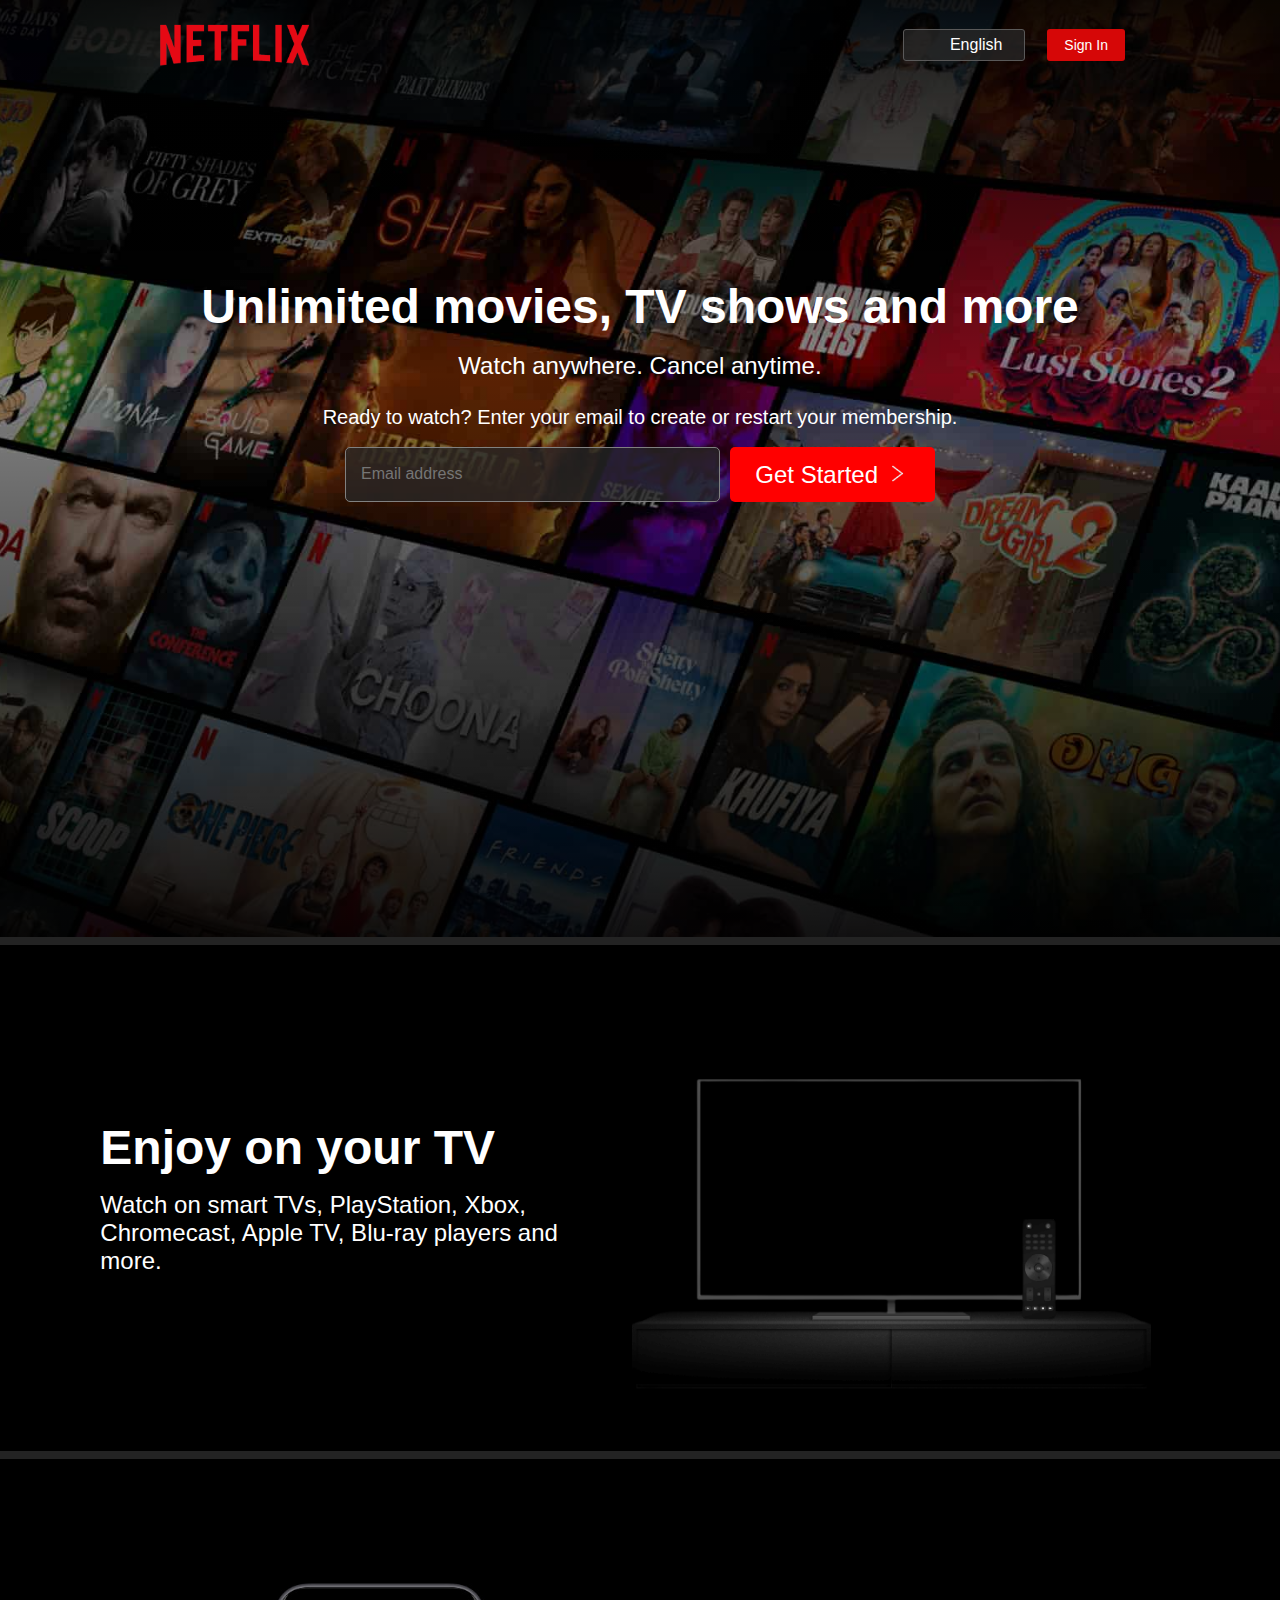
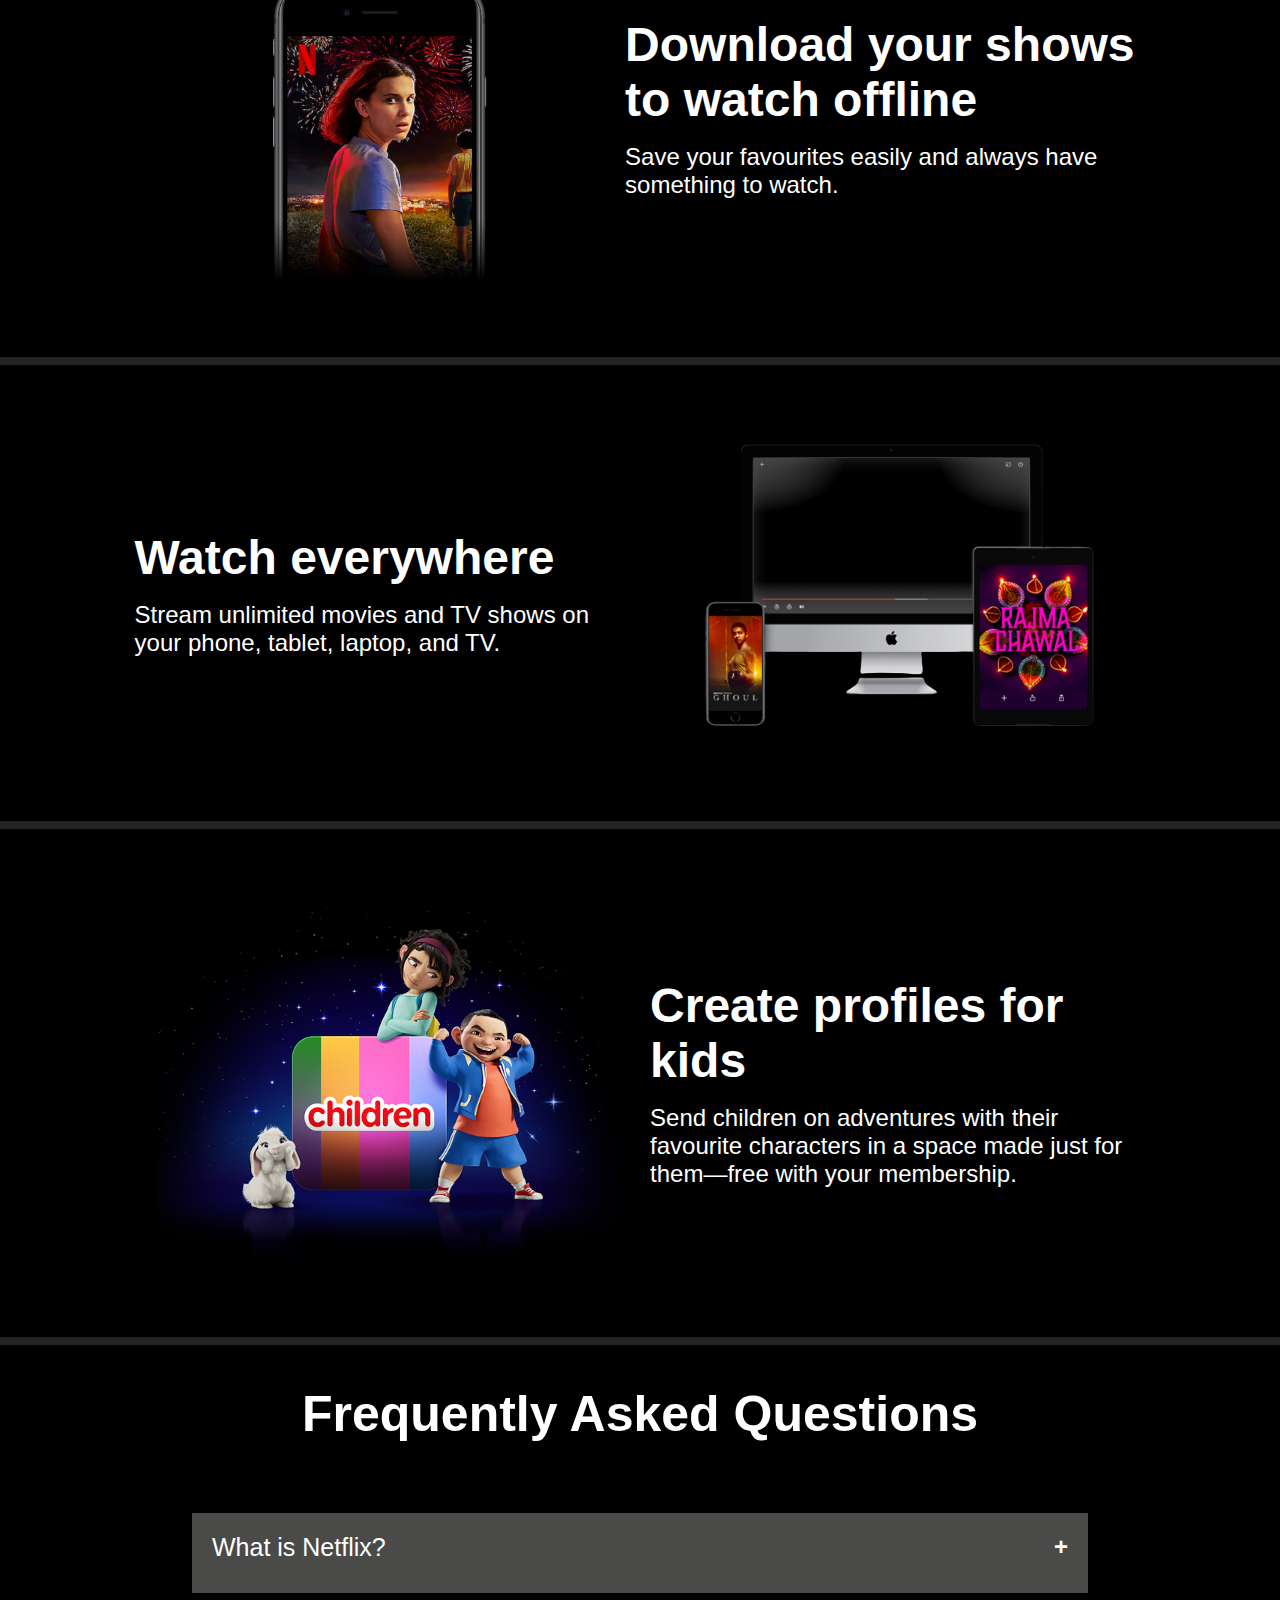
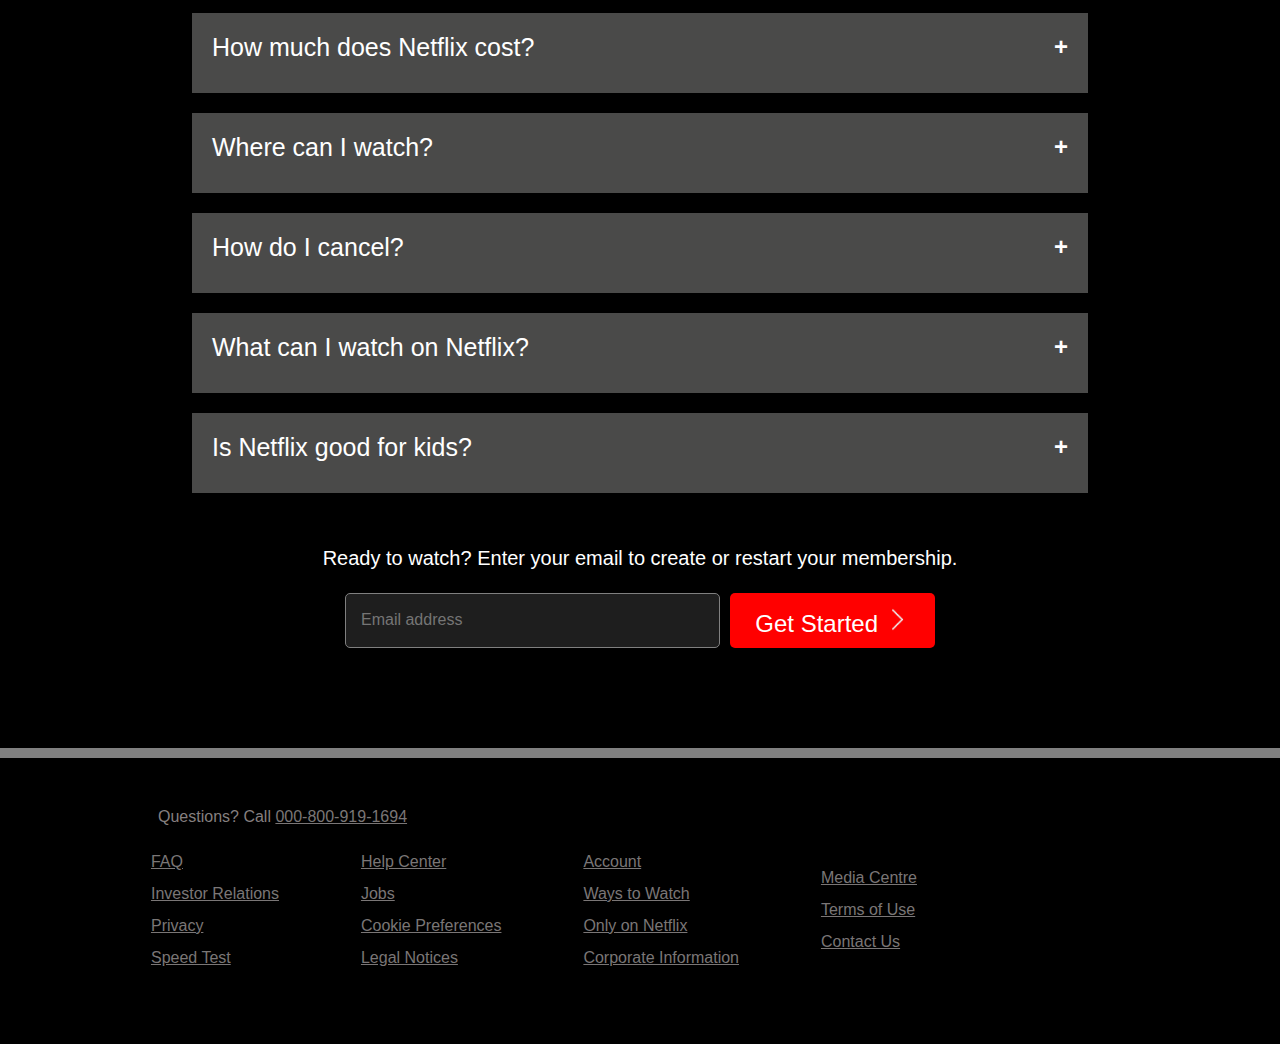
<file: index.html>
<!DOCTYPE html>
<html lang="en">

<head>
    <meta charset="UTF-8">
    <meta name="viewport" content="width=, initial-scale=1.0">
    <title>Netflix India - Watch TV Show Online, Watch Movies Online</title>
    <link rel="stylesheet" href="style.css">
</head>

<body>

    <div class="container">
        <div class="navbar">
            <img src="./images/Logonetflix-removebg-preview.png" alt="">
            <span>

                <!-- <select name="" id="">

                    <option value="">English</option>
                    <option value="">Hindi</option>
                </select> -->
                <button class="eng"> <i class="fa-solid fa-language"></i> English</button>
                <button class="btn">Sign In</button>
            </span>
        </div>

        <div class="text-part">
            <h1>Unlimited movies, TV shows and more</h1>
            <h4>Watch anywhere. Cancel anytime.</h4>
            <p>Ready to watch? Enter your email to create or restart your membership.</p>
            <span>
                <input type="text" placeholder="Email address">
                <button>Get Started <img src="./arro_icon-removebg-preview.png" alt=""> </button>
            </span>
        </div>
    </div>

    <div class="tv-section">
        <div class="text-section">
            <h1>Enjoy on your TV</h1>
            <h5 class="harish">Watch on smart TVs, PlayStation, Xbox, <br> Chromecast, Apple TV, Blu-ray players and <br> more.</h5>
            <h5 class="harsh">Watch on smart TVs, PlayStation, Xbox, Chromecast, Apple TV, Blu-ray players and more.</h5>

            </div>

        <div class="img-section">
            <img src="./images/tv-removebg-preview.png" alt="">
        </div>


    </div>


    <div class="mobile-section">

        <div class="mobile-img">
            <img src="./images/mobile-0819.jpg" alt="">
        </div>


        <div class="mobile-text">
            <h1 class="tomar">Download your shows <br> to watch offline</h1>
            <h1 class="tomar-shab">Download your shows to watch offline</h1>

            <h5 class="harish">Save your favourites easily and always have <br> something to watch.</h5>
            <h5 class="harsh">Save your favourites easily and always have something to watch.</h5>

        </div>

        


    </div>

    <div class="desktop-section">
        <div class="desktop-text">
            <h1>Watch everywhere</h1>
            <h5 class="harish">Stream unlimited movies and TV shows on <br> your phone, tablet, laptop, and TV.</h5>
            <h5 class="harsh">Stream unlimited movies and TV shows on your phone, tablet, laptop, and TV.</h5>

        </div>

        <div class="desktop-img">
            <img src="./images/device-pile-in-removebg-preview.png" alt="">
        </div>


    </div>


    <div class="child-section">

        <div class="child-img">
            <img src="./images/AAAABVr8nYuAg0xDpXDv0VI9HUoH7r2aGp4TKRCsKNQrMwxzTtr-NlwOHeS8bCI2oeZddmu3nMYr3j9MjYhHyjBASb1FaOGYZNYvPBCL.png" alt="">
        </div>


        <div class="child-text">
            <h1 class="tomar">Create profiles for <br>kids</h1>
            <h1 class="tomar-shab">Create profiles for kids</h1>

            <h5 class="harish">Send children on adventures with their <br> favourite characters in a space made just for <br> them—free with your membership.</h5>
            <h5 class="harsh">Send children on adventures with their favourite characters in a space made just for them—free with your membership.</h5>

        </div>

    </div>


    <div class="faq-section">
        <h1>Frequently Asked Questions</h1>
<div class="faq-part">
        <div class="box">
            <span>
               <div> What is Netflix?</div>
                <h2>+</h2>
            </span>
        </div>

        <div class="box">
            <span>
                <div>How much does Netflix cost?</div>
                <h2>+</h2>
            </span>
        </div>
        <div class="box">
            <span>
                <div>Where can I watch?</div>
                <h2>+</h2>
            </span>
        </div>
        <div class="box">
            <span>
                <div>How do I cancel?</div>
                <h2>+</h2>
            </span>
        </div>
        <div class="box">
            <span>
                <div>What can I watch on Netflix?</div>
                <h2>+</h2>
            </span>
        </div>
        <div class="box">
            <span>
                <div>Is Netflix good for kids?</div>
                <h2>+</h2>
            </span>
        </div>


            <p>Ready to watch? Enter your email to create or restart your membership.</p>
            <span class="faq-btn">
                <input type="text" placeholder="Email address">
                <button>Get Started <img src="./arro_icon-removebg-preview.png" alt=""> </button>
            </span>
        

    </div>

    </div>

    <footer>
        <span>Questions? Call <a href=""> 000-800-919-1694</a></span>

        <div class="list">
            <ul>
                <li><a href=""> FAQ</a></li>
                <li><a href="">Investor Relations </a></li>
                <li><a href="">Privacy</a></li>
                <li><a href="">Speed Test </a></li>   
            </ul>

            <ul>
                <li><a href=""> Help Center </a></li>
                <li><a href=""> Jobs</a></li>
                <li><a href=""> Cookie Preferences</a></li>
                <li><a href="">Legal Notices </a></li>   
            </ul>

            <ul>
                <li><a href="">Account </a></li>
                <li><a href=""> Ways to Watch</a></li>
                <li><a href="">Only on Netflix </a></li>
                <li><a href="">Corporate Information </a></li>   
            </ul>

            <ul>
                <li><a href="">Media Centre </a></li>
                <li><a href="">Terms of Use </a></li>
                <li><a href="">Contact Us </a></li>   
            </ul>
        </div>
    </footer>


</body>

</html>
</file>
<file: style.css>
/* @import url('https://fonts.googleapis.com/css2?family=Lato&family=Mochiy+Pop+P+One&family=Open+Sans&family=Poppins&family=Tilt+Neon&display=swap'); */

*{
    margin: 0px;
    padding: 0px;
    box-sizing: border-box;
    /* font-family: 'Poppins', sans-serif; */
    font-family: "Helvetica Neue", "Segoe UI", Roboto, Ubuntu, sans-serif;
}

.container{
    width: 100%;
    height: 105vh;
    background-image:   linear-gradient(to top, rgba(0, 0, 0, 0.9) 0,
    rgba(0, 0, 0, 0.3) 60%, rgba(0, 0, 0, 0.9) 100%), url('./images/IN-en-20231023-popsignuptwoweeks-perspective_alpha_website_small\ \(2\).jpg');
  
    background-size: cover;
    background-position: center;
    border-bottom: 8px solid rgb(35,35,35);
}

.navbar{
    width: 100%;
    height: 70px;
    display: flex;
    align-items: center;
    justify-content: space-between;
    padding-inline:9.68em;
    padding-top: 19px;
    
}

.navbar img{
    width: 159px;
}
 .eng{
    width: 122px;
    height: 32px;
    margin-right: 18px;
    padding-left: 25px;
    font-size: 16px;
    font-weight: 400;
    line-height: 20px;
    background-color: rgba(40, 39, 39, 0.761);
    border: 1px solid rgb(90, 89, 89);
    border-radius: 3px;
    color: white;
}
.btn{
    width: 78px;
    height: 32px;
    
    background-color: rgb(214, 7, 7);
    color: white;
    font-size: 14px;
    font-weight: 500;
    line-height: 14px;
    border-radius: 3px;
    border: none;
} 





.text-part{
    width: 100%;
    height: 650px;
    display: flex;
    align-items: center;
    justify-content: center;
    flex-direction: column;
    /* flex-wrap: wrap; */
    color: white;
    /* margin-top: 200px; */
    margin: auto;
    
}


.text-part h1{
    font-size: 48px;
    font-weight:900;
}

.text-part h4{
    font-size: 24px;
    font-weight: 400;
    margin-top:18px;
    margin-bottom: 22px;
}


.text-part p{
    Font-size: 20px;
    Font-weight: 400;
    Line-height: 30px;
}

.text-part span{
   margin-top: 15px;
   /* width: 42%; */
   /* padding-inline: 160px; */
   text-align: center;
   display: flex;
}


.text-part input{
    width: 375px;
    height: 55px;
    background-color: rgba(40, 39, 39, 0.761);
    border: 1px solid gray;
    border-radius: 5px;
    font-size: 16px;
    font-weight: 400;
    line-height: 24px;
    padding-left: 15px;
    margin-bottom: 10px;
}

.text-part button{
    width: 205px;
    height: 55px;
    background-color: red;
    border: none;
    border-radius: 5px;
    color: white;
    font-size: 24px;
    font-weight: 500;
    line-height: 24px;
    margin-left: 10px;
}

.text-part button img{
    width:25px;
    height: 22px;
    padding-top: 3px;
}



.tv-section{
  width: 100%;
  height: 100%;
  margin: auto;
  background-color: black;
  color: white;
  border-bottom: 8px solid rgb(35,35,35);
  display: flex;
  align-items: center;
  justify-content: center;
  padding-block: 3.5rem;
  box-sizing: border-box;
  text-align: center;
  position: relative;
}

.text-section{
  text-align: left;
  /* padding-right: 0.375rem; */
}

.text-section h1{
    font-size: 48px;
    font-weight: 900;
    margin-right: 44px;
    
}

.harish{
    margin-top: 16px;
    font-size: 24px;
    font-weight: 400;
}

.harsh{
  display: none;
}
.img-section{
  position: relative;
  padding-left:2.8rem;
  
    
}

.img-section img{
    width: 90%;
    text-align: center;
    /* margin-right: 160px; */
} 


/* Mobile section */



.mobile-section{
  width: 100%;
  height: 100%;
  margin: auto ;
  background-color: black;
  color: white;
  border-bottom: 8px solid rgb(35,35,35);
  display: flex;
  align-items: center;
  justify-content: center;
  padding-block: 4.5rem;
  box-sizing: border-box;
  text-align: center; 
  position: relative;
}

.mobile-text{
  text-align: left;
  padding-left: 0.375rem;
}

.tomar{
    font-size: 48px;
    font-weight: 900;
    /* margin-right: 44px; */
    
}

.tomar-shab{
  display: none;
}

.harish{
    margin-top: 16px;
    font-size: 24px;
    font-weight: 400;
}

.harsh{
  display: none;
}
.mobile-img{
  position: relative;
  padding-right:0.375rem;
  width: 37%;
  
    
}

.mobile-img img{
    width: 100%;
    text-align: center;
    /* margin-right: 160px; */
} 




/* desktop section */


.desktop-section{
  width: 100%;
  height: 100%;
  margin: auto;
  background-color: black;
  color: white;
  border-bottom: 8px solid rgb(35,35,35);
  display: flex;
  align-items: center;
  justify-content: center;
  padding-block: 3.5rem;
  box-sizing: border-box;
  text-align: center;
  position: relative;
}

.desktop-text{
  text-align: left;
  padding-right: 0.375rem;
}

.desktop-text h1{
    font-size: 48px;
    font-weight: 900;
    /* margin-right: 44px; */
    
}

.harish{
    margin-top: 16px;
    font-size: 24px;
    font-weight: 400;
}

.harsh{
  display: none;
}
.desktop-img{
  width: 43%;
  position: relative;
  padding-left:3rem;
  
    
}

.desktop-img img{
    width: 90%;
    text-align: center;
    /* margin-right: 160px; */
} 


/* child section */



.child-section{
  width: 100%;
  height: 100%;
  margin: auto ;
  background-color: black;
  color: white;
  border-bottom: 8px solid rgb(35,35,35);
  display: flex;
  align-items: center;
  justify-content: center;
  padding-block: 4.5rem;
  box-sizing: border-box;
  text-align: center; 
  position: relative;
}

.child-text{
  text-align: left;
  padding-left: 0.375rem;
}

.tomar h1{
    font-size: 48px;
    font-weight: 900;
    /* margin-right: 44px; */
    
}

.tomar-shab{
  display: none;
}

.harish{
    margin-top: 16px;
    font-size: 24px;
    font-weight: 400;
}

.harsh{
  display: none;
}
.child-img{
  position: relative;
  padding-right:0.375rem;
  width: 38%;
  
    
}

.child-img img{
    width: 100%;
    text-align: center;
    /* margin-right: 160px; */
} 

/* Faq section */


.faq-section{
  width: 100%;
  height: auto;
  background-color: black;
  padding-block: 40px;
  border-bottom: 10px solid gray;
  /* display: flex;
  flex-direction: column;
  align-items: center;
  justify-content: center; */
}

.faq-section h1{
  font-size: 50px;
  color: white;
  text-align: center;
}

.faq-part{
  width: 100%;
  height: auto;
  display: flex;
  align-items: center;
  justify-content: center;
  padding-block: 50px;
  flex-direction: column;


}
.box{
  width: 70%;
  height: 80px;
  background-color: rgb(74, 74, 73);
  margin-top: 20px;
}

.box span{
  width: 100%;
  display: flex;
  align-items: center;
  justify-content: space-between;
  padding-block: 20px;
  padding-inline: 20px;
  color: white;
}
.box span div{

  font-size: 25px;
  color: white;

}

.box:hover{
  background-color: rgb(42, 42, 42);
}


.faq-section p{
  margin-top: 50px;
  Font-size: 20px;
  Font-weight: 400;
  Line-height: 30px;
  color: white;
}

 .faq-btn{
 margin-top: 20px;
 /* width: 42%; */
 /* padding-inline: 160px; */
 text-align: center;
 display: flex;
}


.faq-section input{
  width: 375px;
  height: 55px;
  background-color: rgba(40, 39, 39, 0.761);
  border: 1px solid gray;
  border-radius: 5px;
  font-size: 16px;
  font-weight: 400;
  line-height: 24px;
  padding-left: 15px;
  margin-bottom: 10px;
}

.faq-section button{
  width: 205px;
  height: 55px;
  background-color: red;
  border: none;
  border-radius: 5px;
  color: white;
  font-size: 24px;
  font-weight: 500;
  line-height: 24px;
  margin-left: 10px;
}

.faq-section button img{
  width:25px;
  padding-top: 3px;
}



footer{
  width: 100%;
  height: auto;
  padding-block: 50px;
  padding-inline: 110px;
  
  background-color: black;
  color: rgb(133, 127, 127);
}

footer span{
     margin-left: 48px;
     margin-block: 30px;
}

.list{
  width: 80%;
  display: flex;
  align-items: center;
  justify-content: space-around;
  padding-block: 20px;
}

.list ul li{
  list-style: none;
  padding-block: 7px;
}

footer a{
  color: rgb(122, 118, 118)  ;

  font-size: 16px;
  font-weight: 500;
}

@media (max-width:960px) {
  
          .container{
            width: 100%;
            height: 520px;
          }

          .navbar{
            width: 100%;
            height: 70px;
            display: flex;
            /* align-items: center; */
            /* justify-content: space-between; */
            padding-inline:30px;
            padding-top: 10px;
            
        }
          .navbar img{
            width: 95px;
          }

        
.text-part{
  width: 100%;
  height: 470px;
  display: flex;
  align-items: center;
  justify-content: center;
  flex-direction: column;
  color: white;
  flex-wrap: wrap;
  /* margin-top: 100px; */
}


.text-part h1{
  font-size: 2rem;
  font-weight:700;
  text-align: center;
}

.text-part h4{
  font-size: 1.125rem;
  font-weight: 400;
  /* margin-top:18px;
  margin-bottom: 22px; */
  text-align: center;
}


.text-part p{
  Font-size: 1.125rem;
  Font-weight: 400;
  /* Line-height: 30px; */
  text-align: center;
} 


.text-part span{
  width: 100%;
  height: auto;
  display: flex;
  /* align-items: center; */
  justify-content: center;
  /* flex-direction: column; */
}


 .text-part input{
    width: 38% ;
} 

.text-part button{
   width: 205px;
   height: 55px;
   background-color: red;
   border: none;
   border-radius: 5px;
   color: white;
   font-size: 24px;
   font-weight: 500;
   line-height: 24px;
   margin-left: 10px;
}

.text-part button img{
   width:25px;
   height: 22px;
   padding-top: 3px;
}


.tv-section{
  width: 100%;
  height: auto;
  flex-direction: column;
  padding-block: 40px;
  display: flex;
  align-items: center;
  justify-content: center;
}
.text-section{
  width: 100%;
  height: auto;
  padding-block: 20px;
  flex-wrap: wrap;
  text-align: center;
}
.img-section{
  width: 100%;
  height: auto;
}
.text-section h1{
  font-size: 2rem;
  margin-bottom: 10px;
}
.harish{
  display: none;
}

.harsh{
  display:inline;
  font-size: 1.125rem;
  font-weight: 400;

}

/* mobile section */


.mobile-section{
  width: 100%;
  height: auto;
  flex-direction: column-reverse;
  padding-block: 40px;
  display: flex;
  align-items: center;
  justify-content: center;
}
.mobile-text{
  width: 100%;
  height: auto;
  padding-block: 20px;
  flex-wrap: wrap;
  text-align: center;
  display: flex;
  flex-direction: column;
}
.mobile-img{
  width: 100%;
  height: auto;
}

.tomar{
  display: none;
}

.tomar-shab{
  display: inline;
  font-size: 2rem;
  margin-bottom: 10px;
}
.harish{
  display: none;
}

.harsh{
  display:inline;
  font-size: 1.125rem;
  font-weight: 400;

}

/* desktop section */

.desktop-section{
  width: 100%;
  height: auto;
  flex-direction: column;
  padding-block: 40px;
  display: flex;
  align-items: center;
  justify-content: center;
}
.desktop-text{
  width: 100%;
  height: auto;
  padding-block: 20px;
  flex-wrap: wrap;
  text-align: center;
}
.desktop-img{
  width: 100%;
  height: auto;
}
.desktop-text h1{
  font-size: 2rem;
  margin-bottom: 10px;
}
.harish{
  display: none;
}

.harsh{
  display:inline;
  font-size: 1.125rem;
  font-weight: 400;

}


/* child section */

.child-section{
  width: 100%;
  height: auto;
  flex-direction: column-reverse;
  padding-block: 40px;
  display: flex;
  align-items: center;
  justify-content: center;
}
.child-text{
  width: 100%;
  height: auto;
  padding-block: 20px;
  flex-wrap: wrap;
  text-align: center;
  display: flex;
  flex-direction: column;
}
.child-img{
  width: 100%;
  height: auto;
}

.tomar{
  display: none;
}

.tomar-shab{
  display: inline;
  font-size: 2rem;
  margin-bottom: 10px;
}

.harish{
  display: none;
}

.harsh{
  display:inline;
  font-size: 1.125rem;
  font-weight: 400;

}


.box{
  font-size: 1.3rem;
  color: white;
}

.box span{
  width: 100%;
  display: flex;
  align-items: center;
  justify-content: space-between;
  /* padding-block: 20px;
  padding-inline: 20px; */
}
.faq-section p{
  Font-size: 1.125rem;
  Font-weight: 400;
  /* Line-height: 30px; */
  text-align: center;
} 


 .faq-btn{
  width: 100%;
  height: auto;
  display: flex;
  /* align-items: center; */
  justify-content: center;
  /* flex-direction: column; */
}


 .faq-section input{
    width: 38% ;
} 

.faq-section button{
   width: 205px;
   height: 55px;
   background-color: red;
   border: none;
   border-radius: 5px;
   color: white;
   font-size: 24px;
   font-weight: 500;
   line-height: 24px;
   margin-left: 10px;
}

.faq-section button img{
   width:25px;
   height: 22px;
   padding-top: 3px;
}


}

@media (max-width:600px) {
   


  .text-part span{
    width: 100%;
    height: auto;
    display: flex;
    align-items: center;
    justify-content: center;
    flex-direction: column;
  }
  .text-part input{
    width: 80%;
  }

  .faq-btn{
    width: 100%;
    height: auto;
    display: flex;
    align-items: center;
    justify-content: center;
    flex-direction: column;
  }
  
  
   .faq-section input{
      width: 80% ;
  } 
}
</file>
